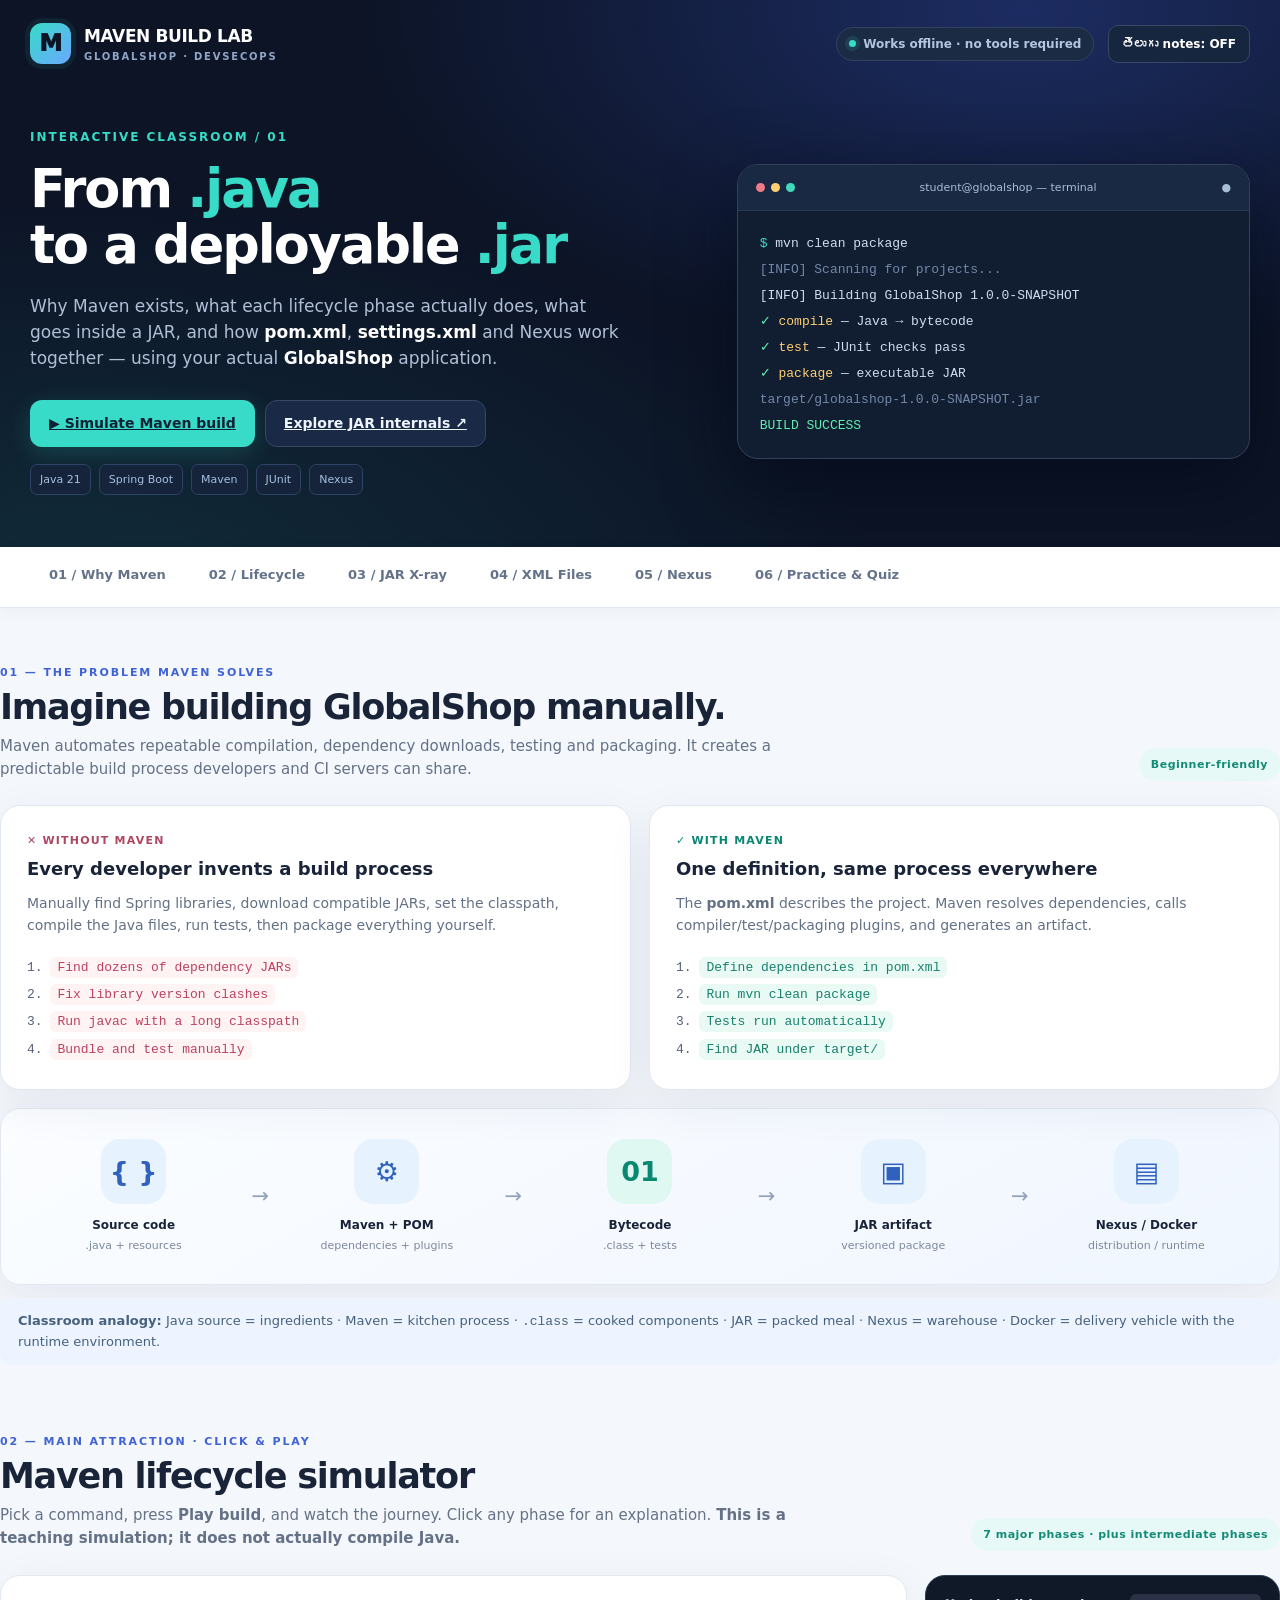
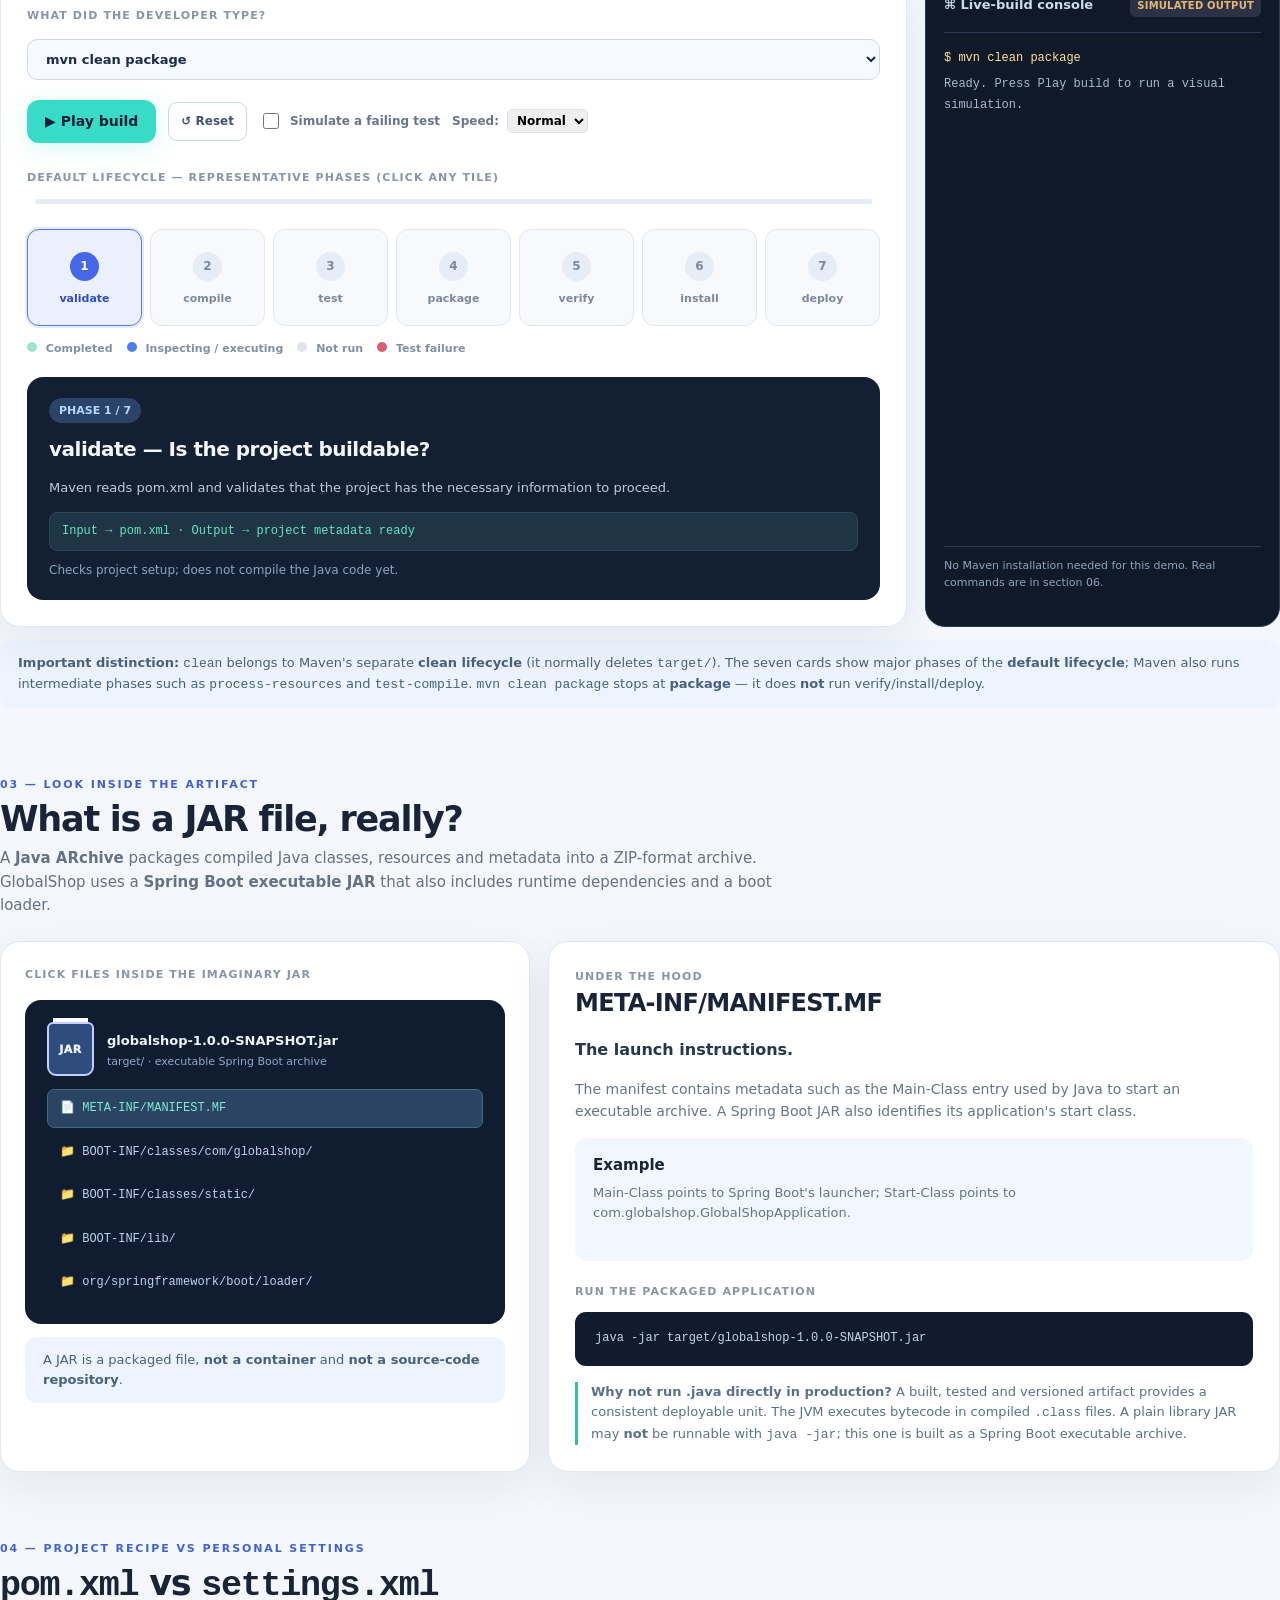
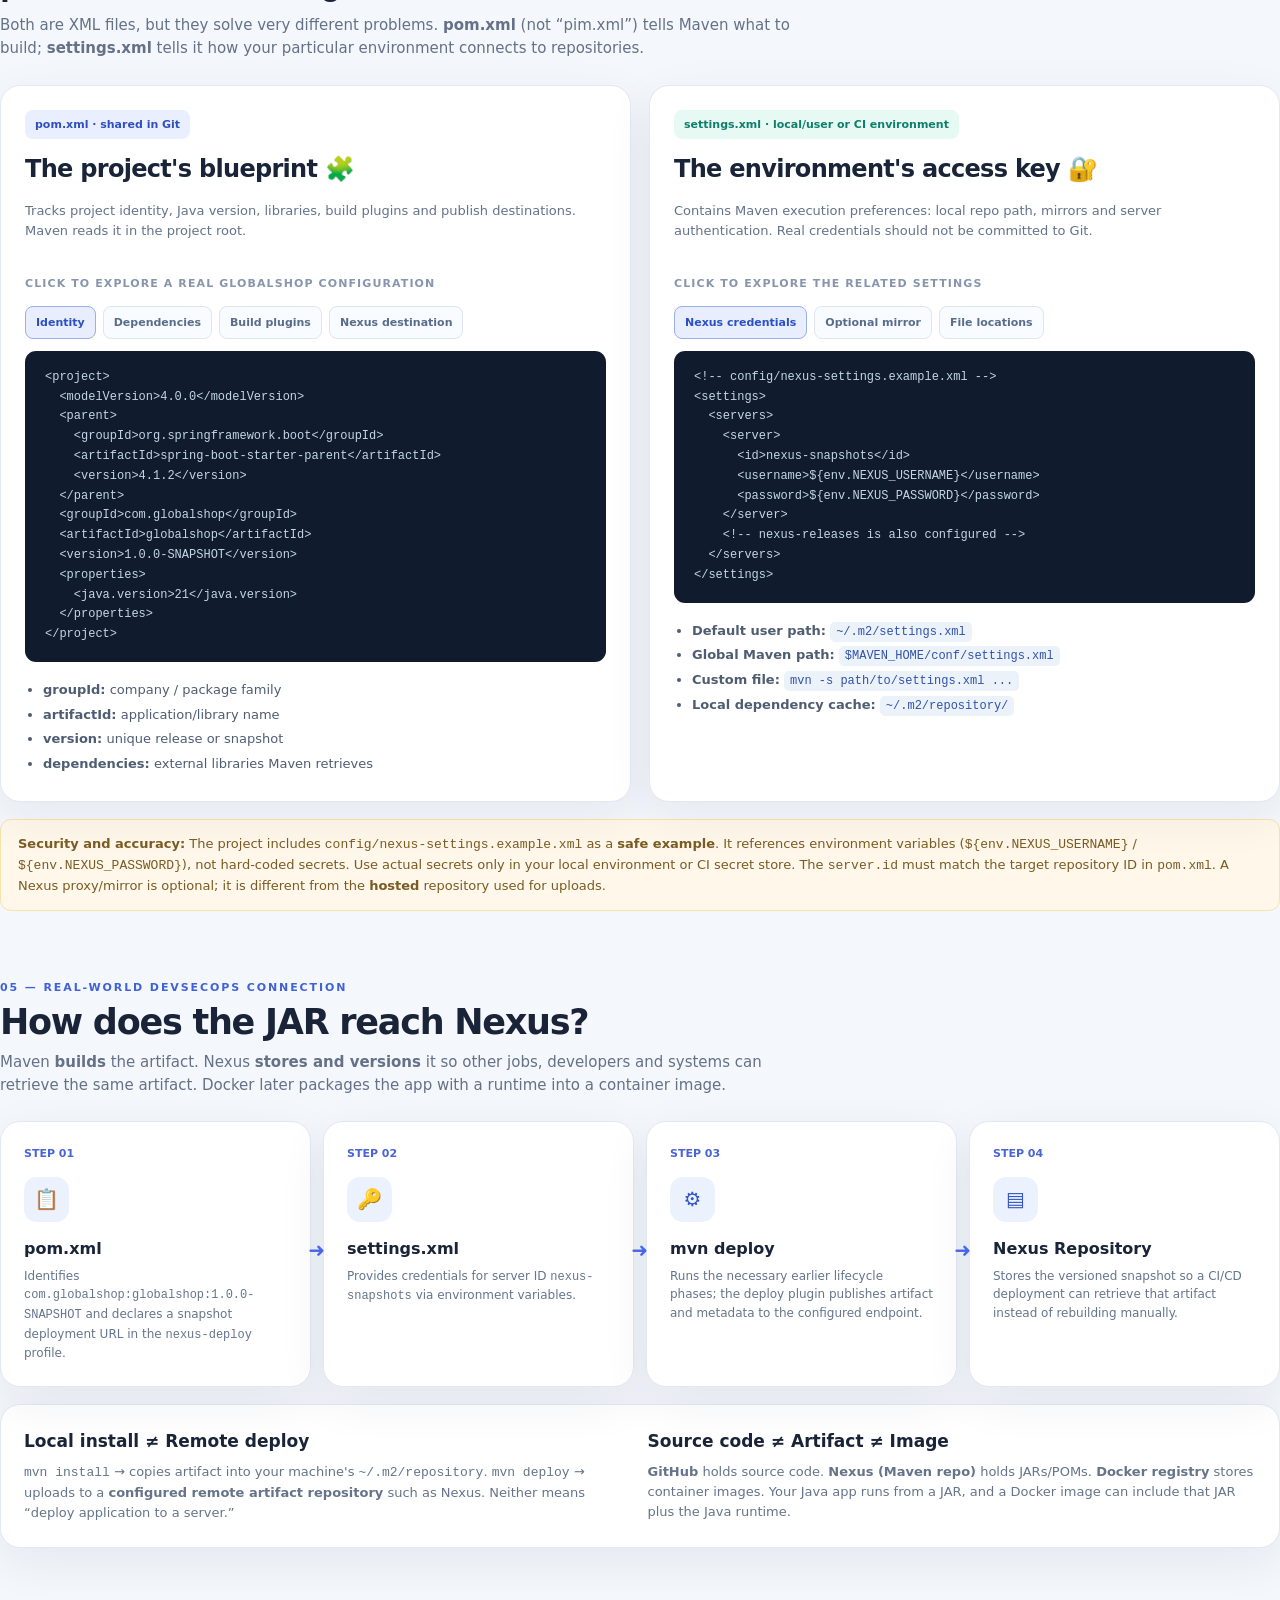
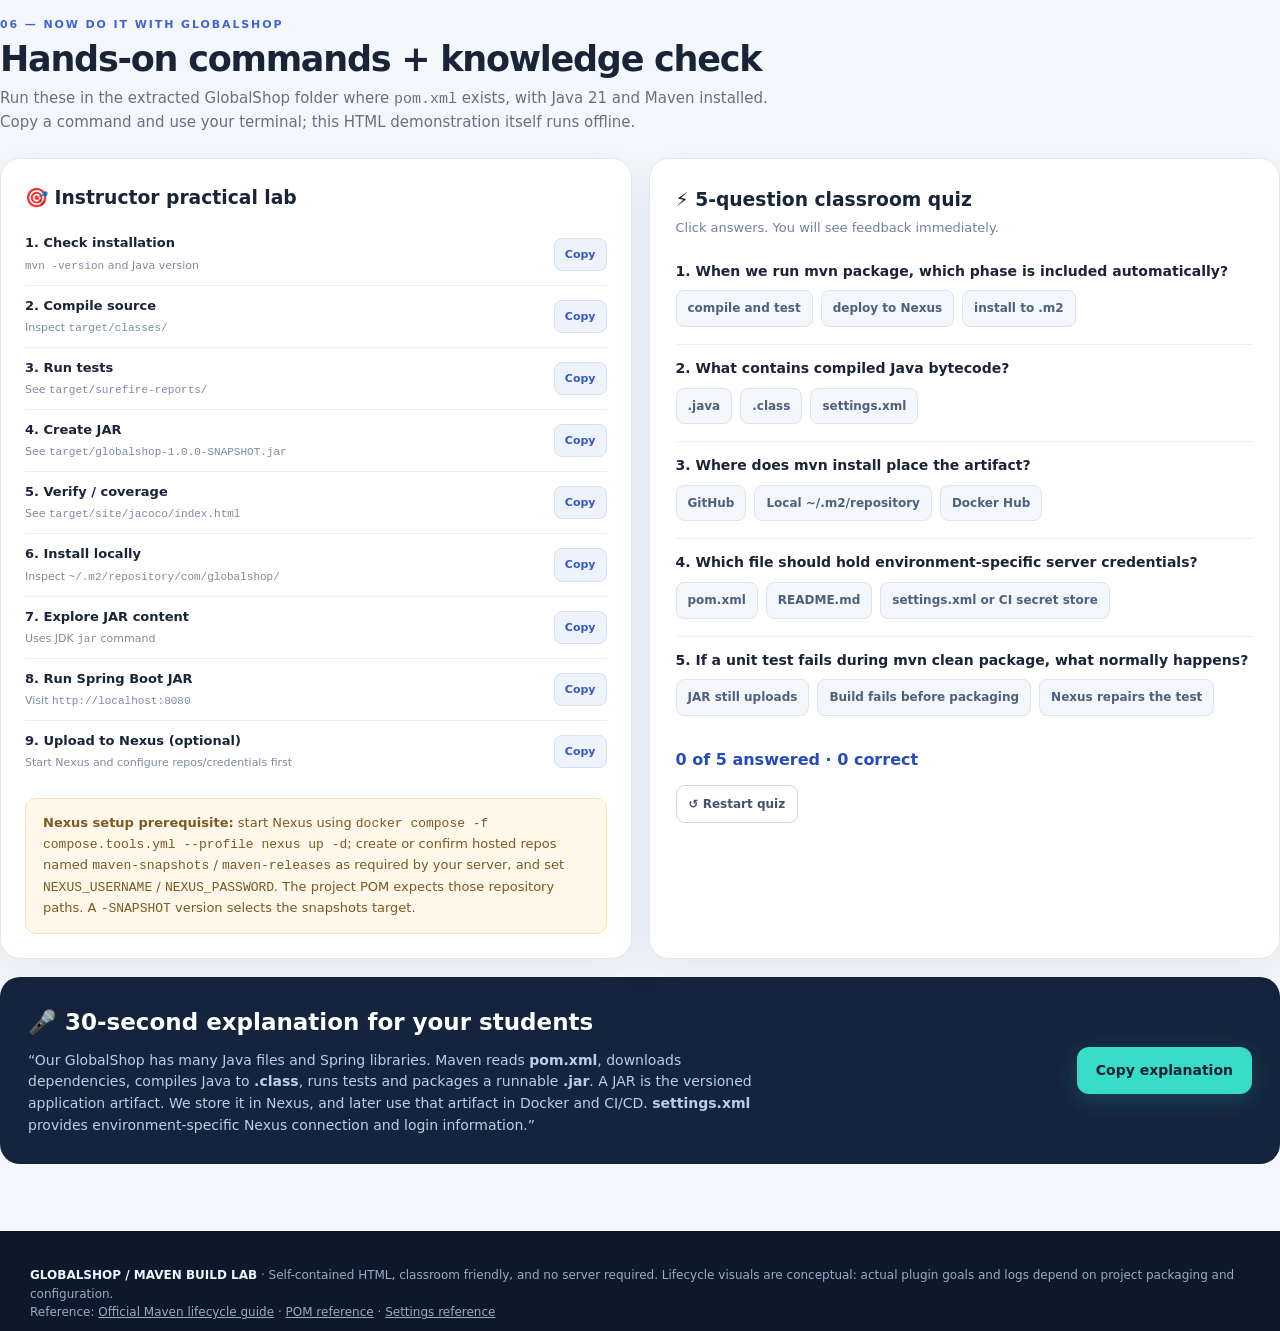
<file: globalshop-maven-lifecycle-fixed/globalshop-java-devsecops/docs/MAVEN-VISUAL-LAB.html>
<!doctype html>
<html lang="en">
<head>
<meta charset="utf-8">
<meta name="viewport" content="width=device-width,initial-scale=1">
<meta name="theme-color" content="#0c1426">
<meta name="description" content="Offline interactive Maven lifecycle, JAR anatomy, pom.xml and settings.xml visual lab for the GlobalShop Java application.">
<title>Maven Build Lab · GlobalShop — Interactive Teaching Demo</title>
<style>
:root{--navy:#0c1426;--navy2:#17233a;--blue:#4263eb;--aqua:#37dbc7;--yellow:#ffca67;--rose:#f77b85;--muted:#657187;--line:#e2e8f1;--paper:#fff;--bg:#f4f7fb;--ink:#1a2438;--shadow:0 14px 48px rgba(22,43,82,.07);--radius:20px}
*{box-sizing:border-box}html{scroll-behavior:smooth}body{margin:0;background:var(--bg);color:var(--ink);font-family:Inter,ui-sans-serif,system-ui,-apple-system,"Segoe UI",Arial,sans-serif;line-height:1.55}button,select{font:inherit}button{cursor:pointer}button:focus-visible,a:focus-visible,select:focus-visible{outline:3px solid #76cfff;outline-offset:3px}a{color:inherit}.shell{max-width:1360px;margin:auto;padding:0 30px}.top{background:var(--navy);color:#fff;position:relative;overflow:hidden}.top:before{content:"";position:absolute;inset:0;background:radial-gradient(ellipse at 80% 2%,rgba(66,99,235,.3),transparent 46%),radial-gradient(ellipse at 5% 110%,rgba(55,219,199,.12),transparent 48%);pointer-events:none}.nav{position:relative;display:flex;align-items:center;justify-content:space-between;padding-top:23px;padding-bottom:18px;gap:16px;flex-wrap:wrap}.brand{display:flex;align-items:center;gap:13px;text-decoration:none;color:white;font-weight:850;font-size:17px;letter-spacing:-.4px}.logo{width:41px;height:41px;display:grid;place-items:center;background:linear-gradient(135deg,var(--aqua),#6aa8ff);color:#0c1426;border-radius:12px;font-size:23px;font-weight:950;box-shadow:0 0 0 5px rgba(55,219,199,.08)}.brand small{display:block;font-size:10px;color:#91a5c7;letter-spacing:1.8px;font-weight:700}.right{display:flex;align-items:center;gap:14px}.status{display:flex;align-items:center;gap:7px;background:#1a2b43;border:1px solid #32425e;border-radius:99px;padding:7px 12px;color:#b2c6e1;font-size:12px;font-weight:800}.dot{display:inline-block;width:7px;height:7px;border-radius:100%;background:var(--aqua);box-shadow:0 0 0 4px rgba(55,219,199,.13)}.lang{border:1px solid #354865;background:#17263f;color:white;padding:9px 13px;border-radius:10px;font-size:12px;font-weight:800}.hero{position:relative;padding:45px 0 52px;display:grid;grid-template-columns:1.13fr .87fr;gap:40px;align-items:center}.kicker{font-size:12px;text-transform:uppercase;font-weight:900;letter-spacing:2px;color:var(--aqua)}h1{font-size:clamp(34px,4.1vw,60px);line-height:1.06;margin:15px 0 20px;letter-spacing:-2px;font-weight:900}h1 em{font-style:normal;color:var(--aqua)}.hero p{color:#b0bfd6;font-size:17px;max-width:590px}.actions{display:flex;gap:10px;flex-wrap:wrap;margin-top:28px}.btn{border:1px solid transparent;border-radius:12px;padding:12px 18px;font-weight:850;font-size:14px;transition:transform .16s,box-shadow .16s}.btn:hover{transform:translateY(-2px)}.btn-primary{background:var(--aqua);color:#102034;box-shadow:0 6px 25px rgba(55,219,199,.18)}.btn-secondary{background:#1a2945;color:#edf6ff;border-color:#354964}.btn-light{background:#eef3ff;color:#2845bd}.terminal-preview{border-radius:21px;overflow:hidden;box-shadow:0 24px 70px #030a18a1;background:#111d30;border:1px solid #34415a}.terminal-top{padding:14px 18px;background:#192944;color:#a9bdd7;font-size:11px;display:flex;align-items:center;justify-content:space-between;border-bottom:1px solid #2b3952}.lights{display:flex;gap:6px}.lights i{width:9px;height:9px;border-radius:50%;display:inline-block;background:#ee7c88}.lights i:nth-child(2){background:#ffce71}.lights i:nth-child(3){background:#42d8bb}.terminal-content{padding:20px 22px 19px;font-size:13px;line-height:2;color:#cfddf1;font-family:ui-monospace,SFMono-Regular,Consolas,"Liberation Mono",monospace}.terminal-content .prompt{color:var(--aqua)}.terminal-content .muted{color:#7388a8}.terminal-content .ok{color:#5ff0b1}.terminal-content .gold{color:#ffce71}.tagline{display:flex;gap:8px;flex-wrap:wrap;margin-top:17px}.tagline span{font-size:11px;padding:6px 9px;color:#a7bedf;border:1px solid #2d4264;border-radius:7px;background:#15243b}.subnav-wrap{background:#fff;border-bottom:1px solid var(--line);position:sticky;top:0;z-index:10;box-shadow:0 4px 15px #1a35530a}.subnav{display:flex;align-items:center;gap:5px;overflow:auto;scrollbar-width:none}.subnav::-webkit-scrollbar{display:none}.subnav a{flex:none;text-decoration:none;color:#64728a;font-size:13px;font-weight:850;padding:18px 19px;border-bottom:3px solid transparent}.subnav a:hover,.subnav a:focus{color:var(--blue);border-bottom-color:var(--blue)}main .section{padding:56px 0 12px;scroll-margin-top:85px}.headrow{display:flex;align-items:end;gap:16px;justify-content:space-between;flex-wrap:wrap;margin-bottom:24px}.sectionno{font-size:11px;font-weight:900;color:#3f62d7;letter-spacing:1.9px}.section h2{margin:6px 0;font-size:clamp(27px,3vw,35px);letter-spacing:-1.25px;line-height:1.18}.sectionlead{margin:7px 0 0;max-width:800px;color:var(--muted);font-size:15px}.badge{font-size:11px;font-weight:900;letter-spacing:.5px;background:#e7f9f6;color:#128b76;padding:8px 12px;border-radius:99px}.panel{border:1px solid var(--line);background:#fff;border-radius:var(--radius);box-shadow:var(--shadow)}.problem{display:grid;grid-template-columns:1fr 1fr;gap:18px}.problem article{padding:26px}.problem h3{font-size:18px;margin:6px 0 10px}.problem p{color:#637186;margin:0 0 17px;font-size:14px}.problem .problemTitle{font-size:11px;letter-spacing:1.2px;font-weight:900;color:#ad4763}.problem .solutionTitle{color:#098773}.step-text{font-size:13px;line-height:2.1;font-family:ui-monospace,monospace;color:#56627a}.step-text span{background:#fff3f3;color:#bd4161;padding:3px 7px;border-radius:6px}.step-text.good span{background:#e9faf4;color:#18816d}.bigflow{padding:30px;margin-top:18px;display:grid;grid-template-columns:1fr 28px 1fr 28px 1fr 28px 1fr 28px 1fr;align-items:center;gap:10px;background:linear-gradient(150deg,#fbfdff,#f0f6ff)}.flowitem{min-width:0;text-align:center}.flowicon{width:65px;height:65px;margin:0 auto 12px;border-radius:19px;display:grid;place-items:center;font-size:27px;font-weight:900;background:#e6f3ff;color:#3062bd}.flowitem:nth-of-type(5) .flowicon{background:#dff8f2;color:#088870}.flowitem strong{display:block;font-size:12px}.flowitem small{display:block;font-size:11px;color:#7d889c;margin-top:2px}.arrow{text-align:center;font-size:21px;color:#92a1ba}.signal-note{border-radius:12px;margin-top:13px;padding:13px 18px;background:#edf4ff;color:#47617e;font-size:13px}.two-cards{display:grid;grid-template-columns:1.15fr .85fr;gap:18px}.lifecycle-layout{display:grid;grid-template-columns:minmax(0,1fr) 355px;gap:18px;align-items:stretch}.lifecycle-workspace{padding:26px;min-width:0}.mini-label{font-size:11px;letter-spacing:1.1px;font-weight:900;color:#8795ad;text-transform:uppercase}.commandbar{display:flex;gap:10px;margin:12px 0 20px;flex-wrap:wrap}.commandbar select{flex:1;min-width:200px;border:1px solid #cfd9ea;background:#f6f9ff;border-radius:10px;padding:11px 14px;color:#1a2c4b;font-size:13px;font-weight:800}.control-row{display:flex;flex-wrap:wrap;align-items:center;gap:12px;margin-bottom:26px}.control-row .btn{padding:10px 17px}.smallbtn{padding:9px 12px;border-radius:9px;background:#fff;border:1px solid #ccd7e6;color:#42546d;font-weight:800;font-size:12px}.smallbtn:hover{background:#f0f4fb}.fail-toggle{display:flex;align-items:center;gap:8px;color:#68758a;font-size:12px;font-weight:800}.fail-toggle input{accent-color:#d65367;width:16px;height:16px}.track{height:5px;border-radius:99px;background:#e6ecf5;position:relative;margin:0 8px 25px}.progress{height:100%;background:linear-gradient(90deg,#4667e9,#2bd5bd);border-radius:99px;width:0;transition:width .34s}.phases{display:grid;grid-template-columns:repeat(7,minmax(0,1fr));gap:8px}.phase{min-width:0;border:1px solid #e0e7f1;background:#f7f9fd;border-radius:12px;padding:13px 3px 10px;position:relative;color:#7c899e;text-align:center;min-height:97px;transition:.18s}.phase:hover{border-color:#7da6f9;transform:translateY(-2px)}.phase .pnum{width:29px;height:29px;display:grid;place-items:center;margin:0 auto 9px;background:#e6edf6;border-radius:50%;font-weight:900;font-size:12px}.phase b{font-size:11px;display:block;overflow-wrap:anywhere}.phase.complete{background:#e5fbf5;color:#137d69;border-color:#9ae9d3}.phase.complete .pnum{background:#31cda6;color:#fff}.phase.active{background:#ebf0ff;color:#3049c8;border-color:#537aef;box-shadow:0 0 0 2px rgba(83,122,239,.15)}.phase.active .pnum{background:#4667e9;color:#fff}.phase.failed{background:#fff0f0;color:#b33155;border-color:#f3a4ad}.phase.failed .pnum{background:#dc5e70;color:#fff}.inspector{background:#131f32;border-radius:16px;color:#f4f7fe;padding:20px 22px;min-height:210px;margin-top:20px;position:relative;overflow:hidden}.inspector .phasechip{display:inline-block;background:#2a4367;color:#b5d7ff;border-radius:99px;padding:4px 10px;font-size:11px;font-weight:900}.inspector h3{margin:11px 0 8px;font-size:20px;letter-spacing:-.5px}.inspector p{font-size:13px;color:#c0ccdd;max-width:630px}.inspector .output{color:#63e7c0;font-family:ui-monospace,monospace;font-size:12px;background:#1f3445;border:1px solid #2d4659;border-radius:8px;padding:9px 12px;margin-top:14px;word-break:break-word}.inspector .subfact{font-size:12px;color:#8ca6c3;margin-top:10px}.console{background:#101927;border:1px solid #2b3d54;color:#cbdcf1;padding:18px;border-radius:var(--radius);display:flex;flex-direction:column;min-height:615px}.conheader{display:flex;align-items:center;justify-content:space-between;gap:8px;padding-bottom:15px;border-bottom:1px solid #2a3c57}.conheader b{font-size:13px}.simulate{font-size:10px;font-weight:900;background:#2c3245;color:#e5b773;border-radius:6px;padding:4px 7px;letter-spacing:.2px}.logs{margin-top:13px;flex:1;max-height:500px;overflow-y:auto;white-space:pre-wrap;overflow-wrap:anywhere;font:12px/1.8 ui-monospace,SFMono-Regular,Consolas,monospace;color:#a4bad3}.logs .logline{display:block;padding:2px 0}.logs .linegreen{color:#7af2ce}.logs .linered{color:#ff97a1}.logs .linegold{color:#ffe1a2}.legend{display:flex;gap:14px;flex-wrap:wrap;margin-top:14px;color:#8090a5;font-size:11px;font-weight:700}.key{display:inline-block;width:10px;height:10px;border-radius:50%;margin-right:5px;background:#a1e4ce}.key.current{background:#537aef}.key.pending{background:#dee5ee}.key.error{background:#dc5e70}.jar-layout{display:grid;grid-template-columns:minmax(0,.84fr) minmax(0,1.16fr);gap:18px}.jarcard{padding:24px;min-width:0}.jarvisual{background:#101d30;color:#eef6ff;border-radius:16px;padding:22px;margin-top:17px}.jar-title{display:flex;align-items:center;gap:13px;margin-bottom:13px}.jar-graphic{border:2px solid #c0cffd;border-radius:6px 6px 9px 9px;width:47px;height:54px;position:relative;background:#304b7d;flex:none;display:grid;place-items:center;font-weight:950;font-size:11px;letter-spacing:.5px;box-shadow:0 -10px 0 -6px #fff}.jar-title b{font-size:13px;word-break:break-word}.jar-title small{display:block;color:#8da8cf;font-size:11px}.files{display:flex;flex-direction:column;gap:5px}.filebtn{border:1px solid transparent;background:transparent;color:#bed2ed;text-align:left;border-radius:7px;padding:9px 12px;font-family:ui-monospace,Consolas,monospace;font-size:12px}.filebtn:hover{background:#243850}.filebtn{overflow-wrap:anywhere;white-space:normal}.filebtn.picked{background:#2a4461;color:#7debd6;border-color:#446a80}.jar-info h3{margin:0 0 9px;font-size:24px;letter-spacing:-.7px}.jar-info{padding:26px;min-width:0}.jar-info .leadbig{font-size:16px;font-weight:800;color:#243651}.jar-info p{font-size:14px;color:#65758b}.factbox{margin-top:16px;background:#f2f6fe;border-radius:12px;padding:16px 18px;min-height:123px}.factbox h4{margin:0 0 5px;font-size:15px}.factbox p{margin:0;font-size:13px}.noteinline{margin-top:16px;border-left:3px solid #38bfa7;padding-left:13px;color:#58718a;font-size:13px}.code{background:#101c2d;color:#c4d5e9;border-radius:11px;overflow:auto;padding:17px 20px;line-height:1.65;font-size:12px;font-family:ui-monospace,Consolas,"Liberation Mono",monospace;white-space:pre;tab-size:2}.code .h{color:#77e9ca}.code .a{color:#f5cc93}.code .c{color:#7d9cb4}.config-grid{display:grid;grid-template-columns:1fr 1fr;gap:18px}.config-card{padding:24px;min-width:0}.config-card .configtag{display:inline-block;border-radius:8px;padding:6px 10px;font-size:11px;font-weight:900;background:#e9efff;color:#3050bf}.config-card.settings .configtag{background:#e6faf3;color:#107e6b}.config-card h3{font-size:24px;margin:12px 0 9px;letter-spacing:-.7px}.config-card p{font-size:13px;color:#63738a;min-height:61px}.config-card code:not(pre code){font-size:12px;background:#ecf2fa;padding:3px 6px;border-radius:5px;color:#3152aa}.config-card ul{margin:16px 0 0;padding-left:18px;font-size:13px;line-height:1.9;color:#4f5d72}.tabs{display:flex;gap:7px;flex-wrap:wrap;margin:14px 0 10px}.tabs button{font-size:11px;border:1px solid #dce5f1;background:#f8fbff;border-radius:8px;padding:7px 10px;color:#596d8b;font-weight:850}.tabs button.on{background:#e8eefe;color:#2b50c6;border-color:#99b0ec}.conf-code{min-height:249px}.tip{background:#fff7e9;border:1px solid #f7e3ae;border-radius:11px;padding:14px 17px;margin-top:17px;color:#795b23;font-size:13px}.nexus-steps{display:grid;grid-template-columns:repeat(4,1fr);gap:12px}.nexus-step{padding:23px;position:relative}.nexus-step .numn{font-size:11px;font-weight:900;color:#4964d4}.nexus-step .icon{display:grid;place-items:center;width:45px;height:45px;background:#ecf2fd;color:#3556c5;border-radius:13px;font-size:20px;margin:15px 0}.nexus-step h3{margin:5px 0;font-size:16px}.nexus-step p{font-size:12px;color:#65758c;margin:0}.nexus-step:not(:last-child):after{content:"➜";position:absolute;right:-15px;top:43%;z-index:2;color:#4965e8;font-size:20px;font-weight:900}.highlightcallout{margin-top:17px;padding:23px;display:grid;grid-template-columns:1fr 1fr;gap:15px}.highlightcallout h3{font-size:17px;margin:0 0 8px}.highlightcallout p{font-size:13px;color:#65748a;margin:0}.side-by-side{display:grid;grid-template-columns:1fr 1fr;gap:17px}.lab{padding:24px}.lab h3{margin:0 0 11px}.lab-list{list-style:none;padding:0;margin:0}.lab-list li{border-bottom:1px solid #ebeff5;padding:10px 0;font-size:13px;display:flex;justify-content:space-between;gap:12px;align-items:center}.lab-list li:last-child{border:0}.lab-list .desc{display:block;color:#7c8ba0;font-size:11px;margin-top:3px}.copy{font-size:11px;background:#eef2fb;color:#3459c4;border:1px solid #d6e1f5;padding:7px 10px;border-radius:8px;white-space:nowrap;font-weight:900}.quiz-card{padding:26px}.question{padding:13px 0 17px;border-bottom:1px solid #edf0f4}.question:last-of-type{border:0}.question h4{font-size:14px;margin:0 0 8px}.options{display:flex;gap:8px;flex-wrap:wrap}.choice{background:#f3f6fb;border:1px solid #dce5f1;border-radius:8px;padding:8px 11px;font-size:12px;font-weight:700;color:#4f607c}.choice.picked{border-color:#4c69e5;background:#e8eeff;color:#2643b8}.choice.correct{background:#ddf9ee;border-color:#39c7a6;color:#117a5a}.choice.incorrect{background:#fff0f1;border-color:#ed7a85;color:#b73e52}.quiz-note{font-size:12px;color:#64758c;margin:8px 0 0}.quiz-score{font-weight:900;color:#244cbd;margin-top:15px}.lecture{background:#14243c;color:white;border-radius:var(--radius);padding:28px;display:flex;justify-content:space-between;align-items:center;gap:20px}.lecture h3{font-size:23px;margin:0 0 9px}.lecture p{font-size:14px;color:#bbcee9;margin:0;max-width:750px}.lecture .btn{white-space:nowrap}.te-note{display:none;border-left:3px solid #2ac5a6;padding:8px 0 8px 14px;margin-top:13px;color:#388d81;font-size:13px;font-weight:650}.te-active .te-note{display:block}.footer{margin-top:55px;background:#0d192b;color:#97abc6;padding:35px 0 37px;font-size:12px}.footer strong{color:#eaf5ff}.sr-only{position:absolute;width:1px;height:1px;overflow:hidden;clip:rect(0,0,0,0)}@media(max-width:1050px){.hero{grid-template-columns:1fr 1fr;gap:20px}.lifecycle-layout{grid-template-columns:1fr}.console{min-height:240px}.logs{max-height:290px}.phases{gap:5px}.nexus-steps{grid-template-columns:repeat(2,1fr)}.nexus-step:nth-child(2):after{content:none}}@media(max-width:760px){.shell{padding:0 16px}.nav{gap:9px}.brand{font-size:14px}.right .status{display:none}.hero{grid-template-columns:1fr;padding:30px 0 38px}.hero h1{letter-spacing:-1px}.terminal-preview{max-width:550px}.subnav a{padding:14px 13px}.problem,.jar-layout,.config-grid,.side-by-side,.highlightcallout,.two-cards{grid-template-columns:minmax(0,1fr)}.bigflow{grid-template-columns:1fr;gap:5px;padding:20px}.flowitem{display:flex;align-items:center;text-align:left;gap:12px}.flowicon{width:42px;height:42px;margin:0;flex:none;border-radius:12px;font-size:19px}.flowitem small{margin:0}.arrow{transform:rotate(90deg);font-size:16px}.lifecycle-workspace{padding:16px}.phases{display:grid;grid-template-columns:repeat(4,minmax(0,1fr))}.phase{min-height:88px}.section h2{font-size:26px}.nexus-steps{grid-template-columns:1fr}.nexus-step:not(:last-child):after{content:'↓';right:50%;top:auto;bottom:-17px}.lecture{flex-direction:column;align-items:stretch}.footer{margin-top:35px}}@media(prefers-reduced-motion:reduce){*,*::before,*::after{scroll-behavior:auto!important;animation:none!important;transition:none!important}}
</style>
</head>
<body>
<div class="top" id="top">
  <div class="shell">
    <div class="nav"><a class="brand" href="#top"><span class="logo">M</span><span>MAVEN BUILD LAB<small>GLOBALSHOP · DEVSECOPS</small></span></a><div class="right"><span class="status"><i class="dot"></i> Works offline · no tools required</span><button class="lang" type="button" id="langBtn" aria-pressed="false">తెలుగు notes: OFF</button></div></div>
    <div class="hero"><div><div class="kicker">INTERACTIVE CLASSROOM / 01</div><h1>From <em>.java</em><br>to a deployable <em>.jar</em></h1><p>Why Maven exists, what each lifecycle phase actually does, what goes inside a JAR, and how <b style="color:white">pom.xml</b>, <b style="color:white">settings.xml</b> and Nexus work together — using your actual <b style="color:white">GlobalShop</b> application.</p><div class="actions"><a href="#lifecycle" class="btn btn-primary">▶ Simulate Maven build</a><a href="#jar" class="btn btn-secondary">Explore JAR internals ↗</a></div><div class="tagline"><span>Java 21</span><span>Spring Boot</span><span>Maven</span><span>JUnit</span><span>Nexus</span></div></div>
    <div class="terminal-preview" aria-label="Illustrative Maven build output"><div class="terminal-top"><span class="lights"><i></i><i></i><i></i></span><span>student@globalshop — terminal</span><span>●</span></div><div class="terminal-content"><div><span class="prompt">$</span> mvn clean package</div><div class="muted">[INFO] Scanning for projects...</div><div>[INFO] Building GlobalShop 1.0.0-SNAPSHOT</div><div><span class="ok">✓</span> <span class="gold">compile</span> — Java → bytecode</div><div><span class="ok">✓</span> <span class="gold">test</span> — JUnit checks pass</div><div><span class="ok">✓</span> <span class="gold">package</span> — executable JAR</div><div class="muted">target/globalshop-1.0.0-SNAPSHOT.jar</div><div class="ok">BUILD SUCCESS</div></div></div></div>
  </div>
</div>
<div class="subnav-wrap"><nav class="subnav shell" aria-label="Lab navigation"><a href="#why">01 / Why Maven</a><a href="#lifecycle">02 / Lifecycle</a><a href="#jar">03 / JAR X-ray</a><a href="#xml">04 / XML Files</a><a href="#nexus">05 / Nexus</a><a href="#practice">06 / Practice & Quiz</a></nav></div>
<main>
<section id="why" class="section shell"><div class="headrow"><div><div class="sectionno">01 — THE PROBLEM MAVEN SOLVES</div><h2>Imagine building GlobalShop manually.</h2><p class="sectionlead">Maven automates repeatable compilation, dependency downloads, testing and packaging. It creates a predictable build process developers and CI servers can share.</p></div><span class="badge">Beginner-friendly</span></div>
  <div class="problem"><article class="panel"><div class="problemTitle">✕ WITHOUT MAVEN</div><h3>Every developer invents a build process</h3><p>Manually find Spring libraries, download compatible JARs, set the classpath, compile the Java files, run tests, then package everything yourself.</p><div class="step-text">1. <span>Find dozens of dependency JARs</span><br>2. <span>Fix library version clashes</span><br>3. <span>Run javac with a long classpath</span><br>4. <span>Bundle and test manually</span></div></article><article class="panel"><div class="solutionTitle problemTitle">✓ WITH MAVEN</div><h3>One definition, same process everywhere</h3><p>The <b>pom.xml</b> describes the project. Maven resolves dependencies, calls compiler/test/packaging plugins, and generates an artifact.</p><div class="step-text good">1. <span>Define dependencies in pom.xml</span><br>2. <span>Run mvn clean package</span><br>3. <span>Tests run automatically</span><br>4. <span>Find JAR under target/</span></div></article></div>
  <div class="bigflow panel" aria-label="Maven build journey"><div class="flowitem"><span class="flowicon">{ }</span><div><strong>Source code</strong><small>.java + resources</small></div></div><div class="arrow">→</div><div class="flowitem"><span class="flowicon">⚙</span><div><strong>Maven + POM</strong><small>dependencies + plugins</small></div></div><div class="arrow">→</div><div class="flowitem"><span class="flowicon">01</span><div><strong>Bytecode</strong><small>.class + tests</small></div></div><div class="arrow">→</div><div class="flowitem"><span class="flowicon">▣</span><div><strong>JAR artifact</strong><small>versioned package</small></div></div><div class="arrow">→</div><div class="flowitem"><span class="flowicon">▤</span><div><strong>Nexus / Docker</strong><small>distribution / runtime</small></div></div></div>
  <div class="signal-note"><b>Classroom analogy:</b> Java source = ingredients · Maven = kitchen process · <code>.class</code> = cooked components · JAR = packed meal · Nexus = warehouse · Docker = delivery vehicle with the runtime environment.</div><div class="te-note">తెలుగులో: మన Java కోడ్‌ను ఒక్కొక్క ఫైల్‌గా మాన్యువల్‌గా compile చేయకుండా, dependencies download చేసి, tests run చేసి, ఒక JAR తయారు చేయడాన్ని Maven ఆటోమేట్ చేస్తుంది.</div>
</section>
<section id="lifecycle" class="section shell"><div class="headrow"><div><div class="sectionno">02 — MAIN ATTRACTION · CLICK & PLAY</div><h2>Maven lifecycle simulator</h2><p class="sectionlead">Pick a command, press <b>Play build</b>, and watch the journey. Click any phase for an explanation. <b>This is a teaching simulation; it does not actually compile Java.</b></p></div><span class="badge">7 major phases · plus intermediate phases</span></div>
  <div class="lifecycle-layout"><div class="panel lifecycle-workspace"><label class="mini-label" for="command">What did the developer type?</label><div class="commandbar"><select id="command"><option value="compile">mvn compile</option><option value="test">mvn test</option><option value="package" selected>mvn clean package</option><option value="verify">mvn clean verify</option><option value="install">mvn install</option><option value="deploy">mvn -s config/nexus-settings.example.xml -DnexusUrl=http://localhost:8081 deploy</option></select></div><div class="control-row"><button class="btn btn-primary" id="play" type="button">▶ Play build</button><button class="smallbtn" id="reset" type="button">↺ Reset</button><label class="fail-toggle"><input type="checkbox" id="failTest"> Simulate a failing test</label><label class="fail-toggle" for="speed">Speed: <select id="speed" style="padding:3px 5px;border:1px solid #d9e2ee;border-radius:5px"><option value="950">Normal</option><option value="430">Fast</option><option value="1700">Slow</option></select></label></div>
  <div class="mini-label" style="margin-bottom:13px">Default lifecycle — representative phases (click any tile)</div><div class="track"><div class="progress" id="progress"></div></div><div class="phases" id="phaseRow"><button class="phase" data-phase="0"><span class="pnum">1</span><b>validate</b></button><button class="phase" data-phase="1"><span class="pnum">2</span><b>compile</b></button><button class="phase" data-phase="2"><span class="pnum">3</span><b>test</b></button><button class="phase" data-phase="3"><span class="pnum">4</span><b>package</b></button><button class="phase" data-phase="4"><span class="pnum">5</span><b>verify</b></button><button class="phase" data-phase="5"><span class="pnum">6</span><b>install</b></button><button class="phase" data-phase="6"><span class="pnum">7</span><b>deploy</b></button></div>
  <div class="legend"><span><i class="key"></i> Completed</span><span><i class="key current"></i> Inspecting / executing</span><span><i class="key pending"></i> Not run</span><span><i class="key error"></i> Test failure</span></div><div class="inspector" aria-live="polite"><span class="phasechip" id="phaseChip">PHASE 1 / 7</span><h3 id="phaseTitle">validate — Is the project buildable?</h3><p id="phaseDesc">Maven reads pom.xml and checks that enough project information is available to proceed.</p><div class="output" id="phaseOutput">Input → pom.xml · Next → compiler</div><div class="subfact" id="phaseExtra">Maven runs earlier phases automatically when a later phase is requested.</div></div><div class="te-note" id="phaseTe">తెలుగు: Maven ముందుగా pom.xml లో build కి అవసరమైన వివరాలు ఉన్నాయా అని చూస్తుంది.</div>
  </div><aside class="console"><div class="conheader"><b>⌘ Live-build console</b><span class="simulate">SIMULATED OUTPUT</span></div><div class="logs" id="logs" role="log" aria-live="polite"><span class="logline">$ mvn clean package</span><span class="logline linegold">Press ▶ Play build to simulate the result.</span><span class="logline">Click a phase to understand its purpose.</span></div><div style="font-size:11px;color:#8aa3c5;border-top:1px solid #2b3d54;padding-top:10px">No Maven installation needed for this demo. Real commands are in section 06.</div></aside></div>
  <div class="signal-note"><b>Important distinction:</b> <code>clean</code> belongs to Maven's separate <b>clean lifecycle</b> (it normally deletes <code>target/</code>). The seven cards show major phases of the <b>default lifecycle</b>; Maven also runs intermediate phases such as <code>process-resources</code> and <code>test-compile</code>. <code>mvn clean package</code> stops at <b>package</b> — it does <b>not</b> run verify/install/deploy.</div><div class="te-note">తెలుగు: <b>mvn package</b> ఇచ్చినప్పుడు validate నుంచి package వరకూ అన్ని అవసరమైన stages నడుస్తాయి. <b>install</b> అంటే local <code>.m2</code> లోకి; <b>deploy</b> అంటే Nexus లాంటి remote repository లోకి పంపడం.</div>
</section>
<section id="jar" class="section shell"><div class="headrow"><div><div class="sectionno">03 — LOOK INSIDE THE ARTIFACT</div><h2>What is a JAR file, really?</h2><p class="sectionlead">A <b>Java ARchive</b> packages compiled Java classes, resources and metadata into a ZIP-format archive. GlobalShop uses a <b>Spring Boot executable JAR</b> that also includes runtime dependencies and a boot loader.</p></div></div>
  <div class="jar-layout"><div class="panel jarcard"><div class="mini-label">Click files inside the imaginary JAR</div><div class="jarvisual"><div class="jar-title"><span class="jar-graphic">JAR</span><div><b>globalshop-1.0.0-SNAPSHOT.jar</b><small>target/ · executable Spring Boot archive</small></div></div><div class="files" id="jarFiles"><button class="filebtn picked" data-file="manifest">📄 META-INF/MANIFEST.MF</button><button class="filebtn" data-file="classes">📁 BOOT-INF/classes/com/globalshop/</button><button class="filebtn" data-file="resources">📁 BOOT-INF/classes/static/</button><button class="filebtn" data-file="libraries">📁 BOOT-INF/lib/</button><button class="filebtn" data-file="loader">📁 org/springframework/boot/loader/</button></div></div><div class="signal-note">A JAR is a packaged file, <b>not a container</b> and <b>not a source-code repository</b>.</div></div><div class="panel jar-info"><div class="mini-label">UNDER THE HOOD</div><h3 id="jarHeading">META-INF/MANIFEST.MF</h3><p class="leadbig" id="jarWhy">The launch instructions.</p><p id="jarDetail">The manifest contains metadata such as the Main-Class entry used by Java to start an executable archive. A Spring Boot JAR also identifies its application's start class.</p><div class="factbox"><h4 id="jarExampleHeading">Example</h4><p id="jarExample">Main-Class points to Spring Boot's launcher; Start-Class points to com.globalshop.GlobalShopApplication.</p></div><div class="mini-label" style="margin-top:22px">RUN THE PACKAGED APPLICATION</div><pre class="code">java -jar target/globalshop-1.0.0-SNAPSHOT.jar</pre><div class="noteinline"><b>Why not run .java directly in production?</b> A built, tested and versioned artifact provides a consistent deployable unit. The JVM executes bytecode in compiled <code>.class</code> files. A plain library JAR may <b>not</b> be runnable with <code>java -jar</code>; this one is built as a Spring Boot executable archive.</div><div class="te-note">తెలుగులో: <b>.java</b> మనం రాసిన source code. Compiler దాన్ని <b>.class bytecode</b> గా మార్చుతుంది. అనేక class files, resources, libraries కలిపి <b>.jar</b> గా pack చేస్తాం. GlobalShop JAR ను <code>java -jar</code> తో execute చేయవచ్చు.</div></div></div>
</section>
<section id="xml" class="section shell"><div class="headrow"><div><div class="sectionno">04 — PROJECT RECIPE VS PERSONAL SETTINGS</div><h2><code>pom.xml</code> vs <code>settings.xml</code></h2><p class="sectionlead">Both are XML files, but they solve very different problems. <b>pom.xml</b> (not “pim.xml”) tells Maven what to build; <b>settings.xml</b> tells it how your particular environment connects to repositories.</p></div></div>
  <div class="config-grid"><div class="panel config-card"><span class="configtag">pom.xml · shared in Git</span><h3>The project's blueprint 🧩</h3><p>Tracks project identity, Java version, libraries, build plugins and publish destinations. Maven reads it in the project root.</p><div class="mini-label">Click to explore a real GlobalShop configuration</div><div class="tabs" id="pomTabs"><button class="on" data-key="identity">Identity</button><button data-key="dependencies">Dependencies</button><button data-key="plugins">Build plugins</button><button data-key="distribution">Nexus destination</button></div><pre class="code conf-code" id="pomCode"></pre><ul><li><b>groupId:</b> company / package family</li><li><b>artifactId:</b> application/library name</li><li><b>version:</b> unique release or snapshot</li><li><b>dependencies:</b> external libraries Maven retrieves</li></ul></div>
  <div class="panel config-card settings"><span class="configtag">settings.xml · local/user or CI environment</span><h3>The environment's access key 🔐</h3><p>Contains Maven execution preferences: local repo path, mirrors and server authentication. Real credentials should not be committed to Git.</p><div class="mini-label">Click to explore the related settings</div><div class="tabs" id="settingsTabs"><button class="on" data-key="servers">Nexus credentials</button><button data-key="mirror">Optional mirror</button><button data-key="location">File locations</button></div><pre class="code conf-code" id="settingsCode"></pre><ul><li><b>Default user path:</b> <code>~/.m2/settings.xml</code></li><li><b>Global Maven path:</b> <code>$MAVEN_HOME/conf/settings.xml</code></li><li><b>Custom file:</b> <code>mvn -s path/to/settings.xml ...</code></li><li><b>Local dependency cache:</b> <code>~/.m2/repository/</code></li></ul></div></div>
  <div class="tip"><b>Security and accuracy:</b> The project includes <code>config/nexus-settings.example.xml</code> as a <b>safe example</b>. It references environment variables (<code>${env.NEXUS_USERNAME}</code> / <code>${env.NEXUS_PASSWORD}</code>), not hard-coded secrets. Use actual secrets only in your local environment or CI secret store. The <code>server.id</code> must match the target repository ID in <code>pom.xml</code>. A Nexus proxy/mirror is optional; it is different from the <b>hosted</b> repository used for uploads.</div><div class="te-note">తెలుగులో: <b>pom.xml</b> ఒక team అందరికీ common: project dependencies, plugins, version. <b>settings.xml</b> developer/CI environment‌కు సంబంధించిన login, mirror, local repo settings. Password ను pom.xml లో పెట్టకూడదు.</div>
</section>
<section id="nexus" class="section shell"><div class="headrow"><div><div class="sectionno">05 — REAL-WORLD DEVSECOPS CONNECTION</div><h2>How does the JAR reach Nexus?</h2><p class="sectionlead">Maven <b>builds</b> the artifact. Nexus <b>stores and versions</b> it so other jobs, developers and systems can retrieve the same artifact. Docker later packages the app with a runtime into a container image.</p></div></div><div class="nexus-steps"><article class="panel nexus-step"><div class="numn">STEP 01</div><div class="icon">📋</div><h3>pom.xml</h3><p>Identifies <code>com.globalshop:globalshop:1.0.0-SNAPSHOT</code> and declares a snapshot deployment URL in the <code>nexus-deploy</code> profile.</p></article><article class="panel nexus-step"><div class="numn">STEP 02</div><div class="icon">🔑</div><h3>settings.xml</h3><p>Provides credentials for server ID <code>nexus-snapshots</code> via environment variables.</p></article><article class="panel nexus-step"><div class="numn">STEP 03</div><div class="icon">⚙</div><h3>mvn deploy</h3><p>Runs the necessary earlier lifecycle phases; the deploy plugin publishes artifact and metadata to the configured endpoint.</p></article><article class="panel nexus-step"><div class="numn">STEP 04</div><div class="icon">▤</div><h3>Nexus Repository</h3><p>Stores the versioned snapshot so a CI/CD deployment can retrieve that artifact instead of rebuilding manually.</p></article></div>
  <div class="panel highlightcallout"><div><h3>Local install ≠ Remote deploy</h3><p><code>mvn install</code> → copies artifact into your machine's <code>~/.m2/repository</code>. <code>mvn deploy</code> → uploads to a <b>configured remote artifact repository</b> such as Nexus. Neither means “deploy application to a server.”</p></div><div><h3>Source code ≠ Artifact ≠ Image</h3><p><b>GitHub</b> holds source code. <b>Nexus (Maven repo)</b> holds JARs/POMs. <b>Docker registry</b> stores container images. Your Java app runs from a JAR, and a Docker image can include that JAR plus the Java runtime.</p></div></div><div class="te-note">తెలుగులో: GitHub = source code store. Nexus = build అయిపోయిన JAR store. Docker registry = image store. <b>install</b> మన laptop లో, <b>deploy</b> remote Nexus లో; ఇది server మీద app run చేయడం కాదు.</div>
</section>
<section id="practice" class="section shell"><div class="headrow"><div><div class="sectionno">06 — NOW DO IT WITH GLOBALSHOP</div><h2>Hands-on commands + knowledge check</h2><p class="sectionlead">Run these in the extracted GlobalShop folder where <code>pom.xml</code> exists, with Java 21 and Maven installed. Copy a command and use your terminal; this HTML demonstration itself runs offline.</p></div></div>
  <div class="side-by-side"><div class="panel lab"><h3>🎯 Instructor practical lab</h3><ul class="lab-list"><li><div><b>1. Check installation</b><span class="desc"><code>mvn -version</code> and Java version</span></div><button class="copy" data-copy="mvn -version">Copy</button></li><li><div><b>2. Compile source</b><span class="desc">Inspect <code>target/classes/</code></span></div><button class="copy" data-copy="mvn compile">Copy</button></li><li><div><b>3. Run tests</b><span class="desc">See <code>target/surefire-reports/</code></span></div><button class="copy" data-copy="mvn test">Copy</button></li><li><div><b>4. Create JAR</b><span class="desc">See <code>target/globalshop-1.0.0-SNAPSHOT.jar</code></span></div><button class="copy" data-copy="mvn clean package">Copy</button></li><li><div><b>5. Verify / coverage</b><span class="desc">See <code>target/site/jacoco/index.html</code></span></div><button class="copy" data-copy="mvn clean verify">Copy</button></li><li><div><b>6. Install locally</b><span class="desc">Inspect <code>~/.m2/repository/com/globalshop/</code></span></div><button class="copy" data-copy="mvn install">Copy</button></li><li><div><b>7. Explore JAR content</b><span class="desc">Uses JDK <code>jar</code> command</span></div><button class="copy" data-copy="jar tf target/globalshop-1.0.0-SNAPSHOT.jar">Copy</button></li><li><div><b>8. Run Spring Boot JAR</b><span class="desc">Visit <code>http://localhost:8080</code></span></div><button class="copy" data-copy="java -jar target/globalshop-1.0.0-SNAPSHOT.jar">Copy</button></li><li><div><b>9. Upload to Nexus (optional)</b><span class="desc">Start Nexus and configure repos/credentials first</span></div><button class="copy" data-copy="mvn -s config/nexus-settings.example.xml -DnexusUrl=http://localhost:8081 deploy">Copy</button></li></ul><div class="tip"><b>Nexus setup prerequisite:</b> start Nexus using <code>docker compose -f compose.tools.yml --profile nexus up -d</code>; create or confirm hosted repos named <code>maven-snapshots</code> / <code>maven-releases</code> as required by your server, and set <code>NEXUS_USERNAME</code> / <code>NEXUS_PASSWORD</code>. The project POM expects those repository paths. A <code>-SNAPSHOT</code> version selects the snapshots target.</div></div>
  <div class="panel quiz-card"><h3 style="margin:0 0 4px">⚡ 5-question classroom quiz</h3><p style="margin:0 0 9px;font-size:13px;color:#738198">Click answers. You will see feedback immediately.</p><div id="quiz"></div><div class="quiz-score" id="quizScore" aria-live="polite">0 of 5 answered</div><button class="smallbtn" type="button" id="quizReset" style="margin-top:12px">↺ Restart quiz</button></div></div>
  <div class="lecture" style="margin-top:18px"><div><h3>🎤 30-second explanation for your students</h3><p>“Our GlobalShop has many Java files and Spring libraries. Maven reads <b>pom.xml</b>, downloads dependencies, compiles Java to <b>.class</b>, runs tests and packages a runnable <b>.jar</b>. A JAR is the versioned application artifact. We store it in Nexus, and later use that artifact in Docker and CI/CD. <b>settings.xml</b> provides environment-specific Nexus connection and login information.”</p><div class="te-note" style="color:#a4e8d5">“GlobalShop లో చాలా Java files, Spring libraries ఉన్నాయి. Maven ముందుగా pom.xml చదివి dependencies తీసుకుంటుంది, Java ను class files గా compile చేస్తుంది, tests run చేసి JAR తయారు చేస్తుంది. ఆ JAR ను Nexus లో store చేసి తర్వాత Docker/CI-CD లో వాడతాం.”</div></div><button class="btn btn-primary" id="copySpeech" type="button">Copy explanation</button></div>
</section>
</main>
<footer class="footer"><div class="shell"><strong>GLOBALSHOP / MAVEN BUILD LAB</strong> · Self-contained HTML, classroom friendly, and no server required. Lifecycle visuals are conceptual: actual plugin goals and logs depend on project packaging and configuration. <br>Reference: <a href="https://maven.apache.org/guides/introduction/introduction-to-the-lifecycle.html" target="_blank" rel="noopener noreferrer">Official Maven lifecycle guide</a> · <a href="https://maven.apache.org/pom.html" target="_blank" rel="noopener noreferrer">POM reference</a> · <a href="https://maven.apache.org/settings.html" target="_blank" rel="noopener noreferrer">Settings reference</a></div></footer>
<script>
'use strict';
const $ = id => document.getElementById(id);
const phaseData = [
  {name:'validate',title:'Is the project buildable?',desc:'Maven reads pom.xml and validates that the project has the necessary information to proceed.',out:'Input → pom.xml  ·  Output → project metadata ready',extra:'Checks project setup; does not compile the Java code yet.',te:'Maven ముందుగా pom.xml లో build కి అవసరమైన వివరాలు ఉన్నాయా అని చూస్తుంది.',log:'[INFO] validate → project configuration ready'},
  {name:'compile',title:'Translate .java to .class',desc:'Maven resolves dependencies, copies resources and invokes the Java compiler. The source becomes bytecode files executed later by the JVM.',out:'src/main/java/*.java → target/classes/*.class',extra:'Intermediate phase: process-resources. Java dependencies are retrieved through Maven repositories.',te:'Java source files ను bytecode (.class) గా convert చేస్తుంది. Dependencies అవసరమైతే download చేస్తుంది.',log:'[INFO] compiler:compile → target/classes/*.class'},
  {name:'test',title:'Catch defects before packaging',desc:'Maven compiles the test sources and runs unit tests (in GlobalShop, using JUnit with Spring Boot test support). A failed test normally stops this build before package.',out:'src/test/java → target/test-classes + surefire-reports',extra:'Intermediate phases: process-test-resources and test-compile. Testing is not skipped for mvn package by default.',te:'JUnit tests run అవుతాయి. ఏదైనా test fail అయితే తరువాతి package/deploy phases కి వెళ్ళకుండా build ఆగిపోతుంది.',log:'[INFO] surefire:test → tests executed'},
  {name:'package',title:'Create the deployable JAR',desc:'Maven packages compiled classes and resources. GlobalShop also uses the Spring Boot Maven plugin to repackage an executable JAR with dependencies and a launcher.',out:'target/globalshop-1.0.0-SNAPSHOT.jar',extra:'Normal plain JARs can be libraries; GlobalShop produces a Spring Boot executable JAR.',te:'Compile అయిన classes, resources, required libraries కలిపి GlobalShop executable JAR తయారు చేస్తుంది.',log:'[INFO] spring-boot:repackage → globalshop-1.0.0-SNAPSHOT.jar'},
  {name:'verify',title:'Run configured quality checks',desc:'Maven executes checks assigned to verification. In this GlobalShop project the JaCoCo plugin generates a coverage report during verify.',out:'target/site/jacoco/index.html  ·  JAR stays in target/',extra:'Integration tests or other checks run only if configured. Verify is not a separate “create JAR” step.',te:'Build correct గా ఉందా అని configured quality checks చేస్తుంది. మన GlobalShop లో JaCoCo coverage report generate అవుతుంది.',log:'[INFO] jacoco:report → target/site/jacoco/'},
  {name:'install',title:'Copy artifact to your local Maven repository',desc:'Maven installs the packaged artifact and POM into your local ~/.m2/repository so other Maven builds on the same machine can resolve that version.',out:'~/.m2/repository/com/globalshop/globalshop/1.0.0-SNAPSHOT/',extra:'install ≠ app deployment to a server. This is only local artifact storage.',te:'తయారైన JAR మీ laptop లోని .m2/repository కి copy అవుతుంది. ఇది app server కి deploy చేయడం కాదు.',log:'[INFO] install:install → ~/.m2/repository/...'},
  {name:'deploy',title:'Publish artifact to remote Nexus',desc:'With a configured distributionManagement destination and matching server credentials, Maven uploads the JAR, POM and required Maven metadata to Nexus.',out:'Nexus → /repository/maven-snapshots/ (for -SNAPSHOT)',extra:'For GlobalShop, use -DnexusUrl=... to activate the nexus-deploy profile. An accessible Nexus repository and permissions are required.',te:'pom.xml లో Nexus destination, settings.xml లో credentials ఉంటే JAR remote Nexus repository కి upload అవుతుంది.',log:'[INFO] deploy:deploy → configured Nexus snapshot repository'}
];
const presets={compile:{limit:1,clean:false,command:'mvn compile'},test:{limit:2,clean:false,command:'mvn test'},package:{limit:3,clean:true,command:'mvn clean package'},verify:{limit:4,clean:true,command:'mvn clean verify'},install:{limit:5,clean:false,command:'mvn install'},deploy:{limit:6,clean:false,command:'mvn -s config/nexus-settings.example.xml -DnexusUrl=http://localhost:8081 deploy'}};
let runToken=0,runStatus=[],currentPhase=0,isPlaying=false;
const phaseBtns=[...document.querySelectorAll('[data-phase]')];
function inspectPhase(index){currentPhase=index;const d=phaseData[index];$('phaseChip').textContent=`PHASE ${index+1} / 7`;$('phaseTitle').textContent=`${d.name} — ${d.title}`;$('phaseDesc').textContent=d.desc;$('phaseOutput').textContent=d.out;$('phaseExtra').textContent=d.extra;$('phaseTe').textContent='తెలుగు: '+d.te;renderPhases()}
function renderPhases(){phaseBtns.forEach((el,i)=>{el.className='phase';if(runStatus[i]==='done')el.classList.add('complete');if(runStatus[i]==='fail')el.classList.add('failed');if(i===currentPhase)el.classList.add('active');el.setAttribute('aria-pressed',String(i===currentPhase))});const count=runStatus.filter(x=>x==='done').length;$('progress').style.width=Math.max(0,count/7*100)+'%'}
function log(message,type){const el=document.createElement('span');el.className='logline'+(type?' line'+type:'');el.textContent=message;$('logs').appendChild(el);$('logs').scrollTop=$('logs').scrollHeight}
function clearLog(){ $('logs').textContent='' }
function reset(){runToken++;isPlaying=false;runStatus=[];currentPhase=0;$('play').disabled=false;$('play').textContent='▶ Play build';clearLog();log('$ '+presets[$('command').value].command,'gold');log('Ready. Press Play build to run a visual simulation.');inspectPhase(0)}
phaseBtns.forEach(el=>el.addEventListener('click',()=>inspectPhase(Number(el.dataset.phase))));$('reset').addEventListener('click',reset);$('command').addEventListener('change',reset);
const delay=ms=>new Promise(resolve=>setTimeout(resolve,ms));
$('play').addEventListener('click',async()=>{if(isPlaying)return;reset();const token=runToken;const config=presets[$('command').value];isPlaying=true;$('play').disabled=true;$('play').textContent='⏳ Building…';log('[INFO] Scanning for projects…');log('[INFO] Building GlobalShop 1.0.0-SNAPSHOT');const speed=Number($('speed').value);if(config.clean){log('[INFO] clean lifecycle: clean → remove target/','gold');await delay(speed*.8);if(token!==runToken)return;log('[INFO] Clean completed','green')}
 for(let i=0;i<=config.limit;i++){if(token!==runToken)return;inspectPhase(i);log('▶ '+phaseData[i].name.toUpperCase()+' — '+phaseData[i].title,'gold');await delay(speed);if(token!==runToken)return;if(i===2&&$('failTest').checked){runStatus[i]='fail';renderPhases();log('[ERROR] Tests failed: expected 200, received 500','red');log('[ERROR] BUILD FAILURE — package/install/deploy NOT reached.','red');isPlaying=false;$('play').disabled=false;$('play').textContent='▶ Play again';return}runStatus[i]='done';renderPhases();log(phaseData[i].log,'green')}
 if(token!==runToken)return;log('[INFO] BUILD SUCCESS','green');if(config.limit===3)log('✓ JAR created. verify/install/deploy were NOT executed.','gold');if(config.limit===6)log('✓ Simulated upload complete. Real Nexus connection not attempted.','gold');isPlaying=false;$('play').disabled=false;$('play').textContent='▶ Play again'});
const jarData={manifest:{heading:'META-INF/MANIFEST.MF',why:'The launch instructions.',detail:'The manifest contains metadata such as the Main-Class entry used by Java to start an executable archive. A Spring Boot JAR also identifies the application start class.',label:'Example',ex:'Main-Class → Spring Boot launcher; Start-Class → com.globalshop.GlobalShopApplication.'},classes:{heading:'BOOT-INF/classes/com/globalshop/',why:'Compiled business logic — bytecode.',detail:'The .java files in api/, service/, model/ and repository/ become .class files. The JVM works with bytecode, not the original source code.',label:'Example',ex:'GlobalShopApplication.class, ShopService.class, ShopController.class, Product.class …'},resources:{heading:'BOOT-INF/classes/static/',why:'The customer-facing website.',detail:'Non-Java resources are packaged too. GlobalShop has an HTML/CSS/JavaScript storefront and admin interface alongside the Spring Boot back end.',label:'Example',ex:'index.html, admin.html, css/style.css, js/shop.js …'},libraries:{heading:'BOOT-INF/lib/',why:'The libraries your app needs.',detail:'Executable Spring Boot archives can carry third-party dependency JARs such as Spring components. Maven resolves these libraries from the declared dependency graph.',label:'Example',ex:'Spring framework JARs, Hibernate-related dependencies, database driver JARs …'},loader:{heading:'org/springframework/boot/loader/',why:'The executable JAR launcher.',detail:'Spring Boot adds launcher classes that know how to start your application and load nested dependency JARs from BOOT-INF/lib.',label:'Example',ex:'Launcher classes load BOOT-INF/classes and the nested dependencies before starting GlobalShop.'}};
[...document.querySelectorAll('[data-file]')].forEach(button=>button.addEventListener('click',()=>{document.querySelectorAll('[data-file]').forEach(el=>el.classList.toggle('picked',el===button));const d=jarData[button.dataset.file];$('jarHeading').textContent=d.heading;$('jarWhy').textContent=d.why;$('jarDetail').textContent=d.detail;$('jarExampleHeading').textContent=d.label;$('jarExample').textContent=d.ex}));
const snippets={
 identity:`<project>\n  <modelVersion>4.0.0</modelVersion>\n  <parent>\n    <groupId>org.springframework.boot</groupId>\n    <artifactId>spring-boot-starter-parent</artifactId>\n    <version>4.1.2</version>\n  </parent>\n  <groupId>com.globalshop</groupId>\n  <artifactId>globalshop</artifactId>\n  <version>1.0.0-SNAPSHOT</version>\n  <properties>\n    <java.version>21</java.version>\n  </properties>\n</project>`,
 dependencies:`<dependencies>\n  <dependency>\n    <groupId>org.springframework.boot</groupId>\n    <artifactId>spring-boot-starter-webmvc</artifactId>\n  </dependency>\n  <dependency>\n    <groupId>org.postgresql</groupId>\n    <artifactId>postgresql</artifactId>\n    <scope>runtime</scope>\n  </dependency>\n  <!-- More dependencies in real pom.xml -->\n</dependencies>`,
 plugins:`<build>\n  <plugins>\n    <plugin>\n      <groupId>org.springframework.boot</groupId>\n      <artifactId>spring-boot-maven-plugin</artifactId>\n    </plugin>\n    <plugin>\n      <groupId>org.jacoco</groupId>\n      <artifactId>jacoco-maven-plugin</artifactId>\n      <version>0.8.14</version>\n      <!-- report is bound to verify -->\n    </plugin>\n  </plugins>\n</build>`,
 distribution:`<!-- Inside profile "nexus-deploy" -->\n<!-- Profile activates with -DnexusUrl=... -->\n<distributionManagement>\n  <repository>\n    <id>nexus-releases</id>\n    <url>\${nexusUrl}/repository/maven-releases/</url>\n  </repository>\n  <snapshotRepository>\n    <id>nexus-snapshots</id>\n    <url>\${nexusUrl}/repository/maven-snapshots/</url>\n  </snapshotRepository>\n</distributionManagement>`,
 servers:`<!-- config/nexus-settings.example.xml -->\n<settings>\n  <servers>\n    <server>\n      <id>nexus-snapshots</id>\n      <username>\${env.NEXUS_USERNAME}</username>\n      <password>\${env.NEXUS_PASSWORD}</password>\n    </server>\n    <!-- nexus-releases is also configured -->\n  </servers>\n</settings>`,
 mirror:`<!-- OPTIONAL example, not configured in project -->\n<settings>\n  <mirrors>\n    <mirror>\n      <id>company-maven-proxy</id>\n      <mirrorOf>central</mirrorOf>\n      <url>https://nexus.example.com/repository/maven-public/</url>\n    </mirror>\n  </mirrors>\n</settings>\n<!-- A mirror/proxy is for downloads. -->`,
 location:`# Project specific (Git-tracked)\n./pom.xml\n\n# Maven user-specific settings (not in Git)\n~/.m2/settings.xml\n\n# Maven system-wide settings\n$MAVEN_HOME/conf/settings.xml\n\n# Maven cache\n~/.m2/repository/\n\n# Use an explicit settings file\nmvn -s config/nexus-settings.example.xml deploy`
};
function showSnippet(area,key){const target=area==='pom'?'pomCode':'settingsCode';$(target).textContent=snippets[key];document.querySelectorAll('#'+area+'Tabs button').forEach(el=>el.classList.toggle('on',el.dataset.key===key))}
for(const area of ['pom','settings'])document.querySelectorAll('#'+area+'Tabs button').forEach(el=>el.addEventListener('click',()=>showSnippet(area,el.dataset.key)));
showSnippet('pom','identity');showSnippet('settings','servers');
$('langBtn').addEventListener('click',()=>{let active=document.body.classList.toggle('te-active');$('langBtn').textContent='తెలుగు notes: '+(active?'ON':'OFF');$('langBtn').setAttribute('aria-pressed',String(active))});
async function copyText(t,btn){try{if(navigator.clipboard&&window.isSecureContext)await navigator.clipboard.writeText(t);else {const ta=document.createElement('textarea');ta.value=t;ta.style.position='fixed';ta.style.opacity='0';document.body.appendChild(ta);ta.select();const ok=document.execCommand('copy');document.body.removeChild(ta);if(!ok)throw new Error('Copy not available')}const old=btn.textContent;btn.textContent='✓ Copied';setTimeout(()=>btn.textContent=old,1600)}catch(e){window.prompt('Copy this text:',t)}}
[...document.querySelectorAll('[data-copy]')].forEach(btn=>btn.addEventListener('click',()=>copyText(btn.dataset.copy,btn)));
$('copySpeech').addEventListener('click',()=>copyText('Our GlobalShop has many Java files and Spring libraries. Maven reads pom.xml, downloads dependencies, compiles Java to .class bytecode, runs tests, and packages a runnable .jar. A JAR is the versioned application artifact. We store it in Nexus, and later use that artifact in Docker and CI/CD. settings.xml provides environment-specific Nexus connection and authentication.', $('copySpeech')));
const questions=[
 {q:'1. When we run mvn package, which phase is included automatically?',a:['compile and test','deploy to Nexus','install to .m2'],correct:0,why:'package runs the necessary preceding phases, including compile and test.'},
 {q:'2. What contains compiled Java bytecode?',a:['.java','.class','settings.xml'],correct:1,why:'The Java compiler produces .class files containing JVM bytecode.'},
 {q:'3. Where does mvn install place the artifact?',a:['GitHub','Local ~/.m2/repository','Docker Hub'],correct:1,why:'install stores JAR/POM in the local Maven repository.'},
 {q:'4. Which file should hold environment-specific server credentials?',a:['pom.xml','README.md','settings.xml or CI secret store'],correct:2,why:'Keep secrets out of project configuration and source control.'},
 {q:'5. If a unit test fails during mvn clean package, what normally happens?',a:['JAR still uploads','Build fails before packaging','Nexus repairs the test'],correct:1,why:'A failing test normally stops Maven before package, install and deploy.'}
];let answers={};
function renderQuiz(){const root=$('quiz');root.textContent='';questions.forEach((question,i)=>{const wrap=document.createElement('div');wrap.className='question';const heading=document.createElement('h4');heading.textContent=question.q;wrap.appendChild(heading);const choices=document.createElement('div');choices.className='options';question.a.forEach((answer,j)=>{const btn=document.createElement('button');btn.className='choice';btn.textContent=answer;btn.type='button';const has=Object.prototype.hasOwnProperty.call(answers,i);if(has){btn.disabled=true;if(j===question.correct)btn.classList.add('correct');if(answers[i]===j&&j!==question.correct)btn.classList.add('incorrect')}btn.addEventListener('click',()=>{answers[i]=j;renderQuiz()});choices.appendChild(btn)});wrap.appendChild(choices);if(Object.prototype.hasOwnProperty.call(answers,i)){const note=document.createElement('p');note.className='quiz-note';note.textContent=(answers[i]===question.correct?'✓ Correct. ':'✕ Not quite. ')+question.why;wrap.appendChild(note)}root.appendChild(wrap)});const completed=Object.keys(answers).length,score=questions.filter((q,i)=>answers[i]===q.correct).length;$('quizScore').textContent=completed===5?`Score: ${score} / 5 · ${score===5?'Perfect!':'Review any incorrect answers.'}`:`${completed} of 5 answered · ${score} correct`}
$('quizReset').addEventListener('click',()=>{answers={};renderQuiz()});renderQuiz();reset();
</script>
</body>
</html>
</file>
